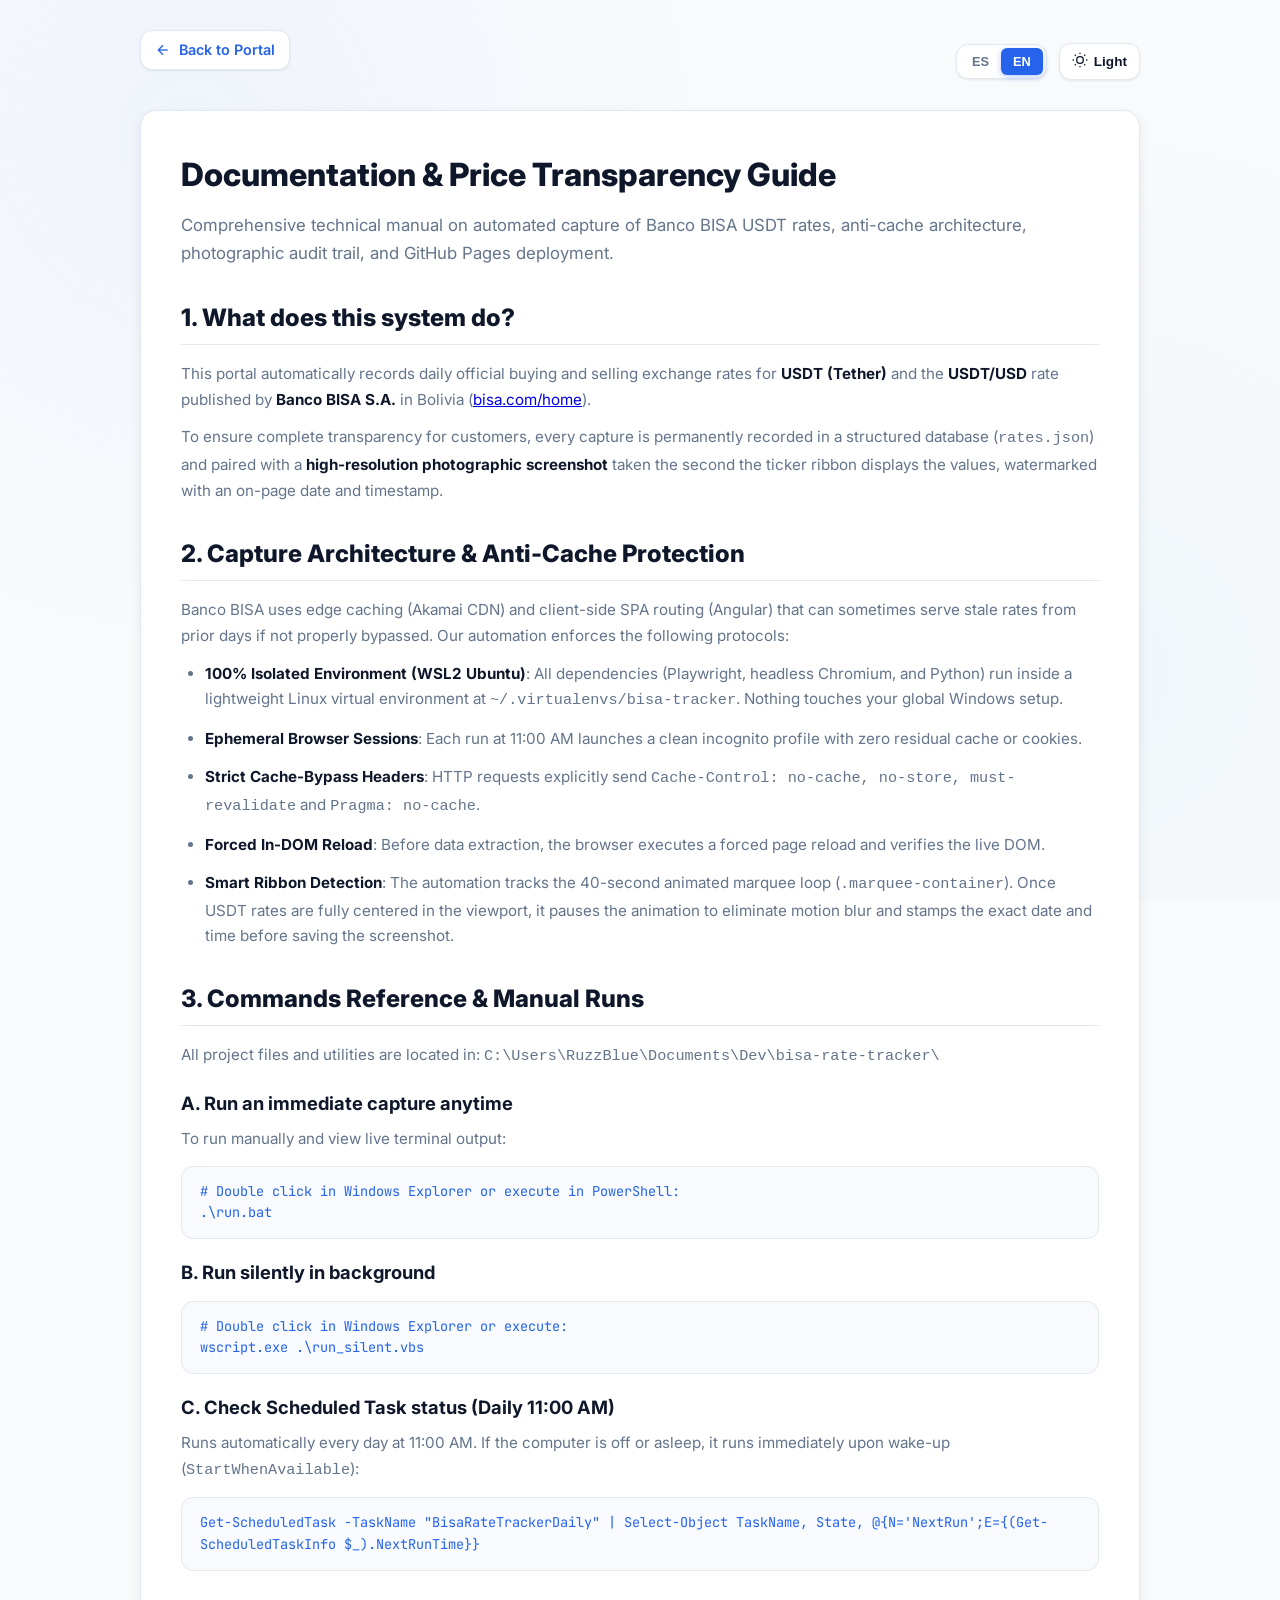
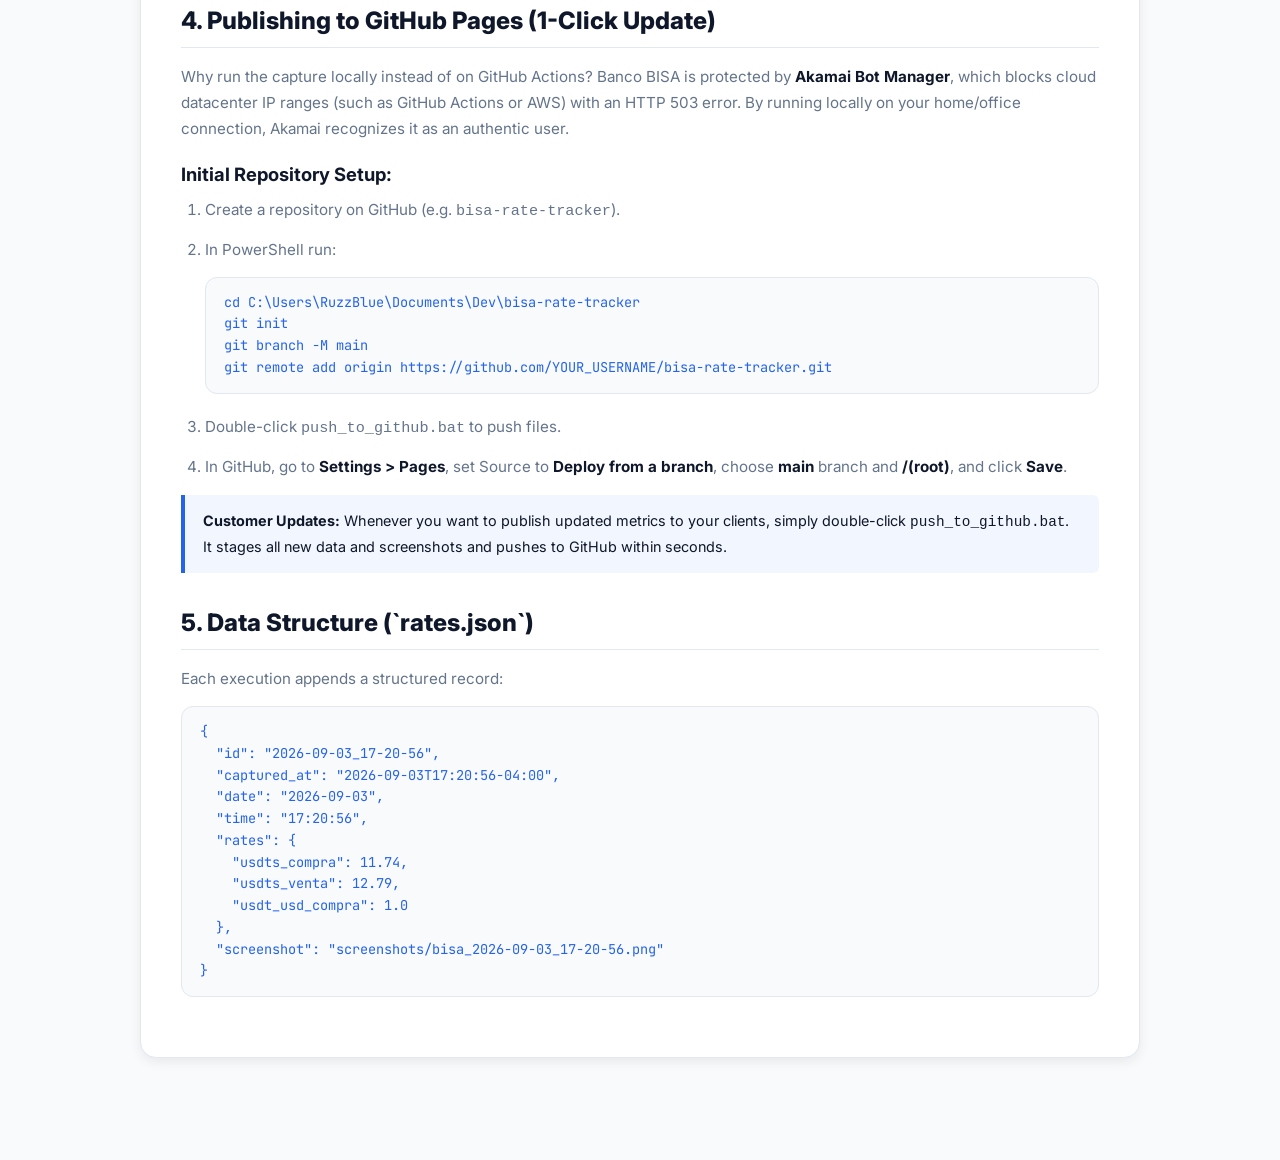
<file: docs.html>
<!DOCTYPE html>
<html lang="es" data-theme="light">
<head>
  <meta charset="UTF-8">
  <meta name="viewport" content="width=device-width, initial-scale=1.0">
  <title>Documentación & Metodología • Banco BISA USDT Capture</title>
  <link rel="preconnect" href="https://fonts.googleapis.com">
  <link rel="preconnect" href="https://fonts.gstatic.com" crossorigin>
  <link href="https://fonts.googleapis.com/css2?family=Inter:wght@400;500;600;700;800&family=JetBrains+Mono:wght@500;600;700&display=swap" rel="stylesheet">
  <link rel="stylesheet" href="styles.css">
  <style>
    .docs-container {
      max-width: 1040px;
      margin: 0 auto;
      padding: 30px 20px 80px;
    }
    .back-btn {
      display: inline-flex;
      align-items: center;
      gap: 8px;
      color: var(--primary);
      text-decoration: none;
      font-weight: 600;
      font-size: 0.9rem;
      margin-bottom: 24px;
      padding: 8px 14px;
      border-radius: var(--radius-md);
      background: var(--bg-surface);
      border: 1px solid var(--border-color);
      box-shadow: var(--shadow-sm);
      transition: all 0.15s ease;
    }
    .back-btn:hover {
      background: var(--bg-card-hover);
      transform: translateX(-2px);
    }
    .doc-article {
      background: var(--bg-surface);
      border: 1px solid var(--border-color);
      border-radius: var(--radius-lg);
      padding: 40px;
      box-shadow: var(--shadow-md);
      margin-bottom: 32px;
    }
    .doc-article h2 {
      font-size: 1.5rem;
      font-weight: 800;
      color: var(--text-main);
      margin: 32px 0 16px;
      padding-bottom: 8px;
      border-bottom: 1px solid var(--border-color);
      display: flex;
      align-items: center;
      gap: 10px;
    }
    .doc-article h2:first-of-type {
      margin-top: 0;
    }
    .doc-article h3 {
      font-size: 1.15rem;
      font-weight: 700;
      color: var(--text-main);
      margin: 20px 0 8px;
    }
    .doc-article p, .doc-article li {
      color: var(--text-muted);
      font-size: 0.95rem;
      line-height: 1.7;
      margin-bottom: 12px;
    }
    .doc-article ul, .doc-article ol {
      padding-left: 24px;
      margin-bottom: 16px;
    }
    .doc-article strong {
      color: var(--text-main);
    }
    .code-box {
      background: var(--bg-base);
      border: 1px solid var(--border-color);
      border-radius: var(--radius-md);
      padding: 14px 18px;
      font-family: var(--font-mono);
      font-size: 0.85rem;
      color: var(--primary);
      overflow-x: auto;
      margin: 14px 0 20px;
      line-height: 1.6;
    }
    [data-theme="dark"] .code-box {
      background: #030712;
      color: #38bdf8;
    }
    .note-box {
      background: rgba(37, 99, 235, 0.06);
      border-left: 4px solid var(--primary);
      border-radius: 0 var(--radius-sm) var(--radius-sm) 0;
      padding: 14px 18px;
      margin: 16px 0;
    }
    .note-box p {
      margin-bottom: 0;
      color: var(--text-main);
      font-size: 0.9rem;
    }
  </style>
</head>
<body>
  <div class="docs-container">
    <!-- Top Nav -->
    <div style="display: flex; justify-content: space-between; align-items: center; margin-bottom: 16px;">
      <a href="index.html" class="back-btn">
        <svg viewBox="0 0 24 24" width="16" height="16" fill="none" stroke="currentColor" stroke-width="2">
          <line x1="19" y1="12" x2="5" y2="12"/><polyline points="12 19 5 12 12 5"/>
        </svg>
        <span id="doc-back-text">Volver al Portal</span>
      </a>

      <div class="header-controls">
        <div class="toggle-btn-group">
          <button class="toggle-option lang-btn active" data-lang="es">ES</button>
          <button class="toggle-option lang-btn" data-lang="en">EN</button>
        </div>
        <button class="theme-btn" id="btn-theme-toggle">
          <span id="theme-toggle-icon"></span>
          <span id="theme-toggle-label">Claro</span>
        </button>
      </div>
    </div>

    <!-- SPANISH CONTENT -->
    <article class="doc-article" id="content-es">
      <h1 style="font-size: 2rem; font-weight: 800; margin-bottom: 12px; color: var(--text-main);">
        Documentación & Guía de Transparencia de Precios
      </h1>
      <p style="font-size: 1.05rem; color: var(--text-muted); margin-bottom: 32px;">
        Manual técnico completo sobre la captura automatizada de tasas USDT de Banco BISA, arquitectura anti-caché, auditoría fotográfica y publicación en GitHub Pages.
      </p>

      <h2>1. ¿Qué hace este sistema?</h2>
      <p>
        Este portal registra diariamente las cotizaciones oficiales de compra y venta de <strong>USDT (Tether)</strong> y la tasa <strong>USDT/USD</strong> publicadas por <strong>Banco BISA S.A.</strong> en Bolivia (<a href="https://www.bisa.com/home" target="_blank" rel="noopener">bisa.com/home</a>).
      </p>
      <p>
        Para garantizar a los clientes una transparencia total, cada captura se almacena en una base de datos histórica inmutable (<code>rates.json</code>) y se acompaña de una <strong>captura de pantalla fotográfica en alta resolución</strong> tomada en el segundo exacto en que la cinta de cotizaciones muestra los valores, con una marca de agua de fecha y hora generada en la página.
      </p>

      <h2>2. Arquitectura de Captura y Protección Anti-Caché</h2>
      <p>
        Banco BISA utiliza sistemas de caché perimetral (CDN Akamai) y enrutamiento SPA (Angular) que en ocasiones pueden retener cotizaciones de días anteriores si no se fuerza una recarga limpia. Nuestra automatización implementa los siguientes protocolos de seguridad:
      </p>
      <ul>
        <li><strong>Entorno 100% Aislado (WSL2 Ubuntu)</strong>: Todas las dependencias (Playwright, Chromium headless y Python) corren dentro de una máquina virtual ligera Linux en <code>~/.virtualenvs/bisa-tracker</code>. Nada se instala de manera global en Windows.</li>
        <li><strong>Perfiles de Navegador Efímeros</strong>: Cada ejecución a las 11:00 AM inicia una instancia limpia e incógnita sin cookies ni caché residual previo.</li>
        <li><strong>Cabeceras de Red Estrictas</strong>: Se envían solicitudes HTTP con <code>Cache-Control: no-cache, no-store, must-revalidate</code> y <code>Pragma: no-cache</code>.</li>
        <li><strong>Recarga Forzada en el DOM</strong>: Antes de extraer los datos, el navegador ejecuta una recarga limpia de la página y valida los componentes en vivo.</li>
        <li><strong>Detección de la Cinta Animada</strong>: El script supervisa el bucle CSS de 40 segundos de la cinta (<code>.marquee-container</code>). Cuando los elementos de USDT entran completamente en el campo de visión, congela la animación para evitar desenfoque por movimiento y estampa la hora y fecha exacta antes de tomar la captura.</li>
      </ul>

      <h2>3. Comandos Útiles y Ejecución Manual</h2>
      <p>Todos los archivos y utilitarios se encuentran en: <code>C:\Users\RuzzBlue\Documents\Dev\bisa-rate-tracker\</code></p>
      
      <h3>A. Ejecutar una captura inmediata en cualquier momento</h3>
      <p>Para ejecutar manualmente y ver la salida en terminal en tiempo real:</p>
      <div class="code-box">
        # Doble clic en Windows Explorer o ejecutar en PowerShell:<br>
        .\run.bat
      </div>

      <h3>B. Ejecutar silenciosamente en segundo plano</h3>
      <div class="code-box">
        # Doble clic en Windows Explorer o ejecutar:<br>
        wscript.exe .\run_silent.vbs
      </div>

      <h3>C. Consultar el estado de la tarea programada (11:00 AM)</h3>
      <p>El sistema se ejecuta automáticamente todos los días a las 11:00 AM. Si la computadora estaba apagada o en suspensión, se ejecutará automáticamente en cuanto se encienda (<code>StartWhenAvailable</code>):</p>
      <div class="code-box">
        Get-ScheduledTask -TaskName "BisaRateTrackerDaily" | Select-Object TaskName, State, @{N='NextRun';E={(Get-ScheduledTaskInfo $_).NextRunTime}}
      </div>

      <h2>4. Publicación en GitHub Pages (Actualización en 1 Clic)</h2>
      <p>
        ¿Por qué ejecutamos la captura en tu equipo en lugar de GitHub Actions? Porque Banco BISA cuenta con <strong>Akamai Bot Manager</strong>, el cual bloquea con código HTTP 503 las direcciones IP de servidores en la nube (como GitHub Actions o AWS). Al correr localmente en tu conexión de internet, Akamai lo reconoce como un usuario legítimo al 100%.
      </p>
      
      <h3>Pasos para vincular tu repositorio por primera vez:</h3>
      <ol>
        <li>Crea un repositorio en GitHub (ej. <code>bisa-rate-tracker</code>).</li>
        <li>En PowerShell ejecuta:
          <div class="code-box">
            cd C:\Users\RuzzBlue\Documents\Dev\bisa-rate-tracker<br>
            git init<br>
            git branch -M main<br>
            git remote add origin https://github.com/TU_USUARIO/bisa-rate-tracker.git
          </div>
        </li>
        <li>Haz doble clic en <code>push_to_github.bat</code> para subir los archivos.</li>
        <li>En GitHub, ve a <strong>Settings > Pages</strong>, elige como origen <strong>Deploy from a branch</strong>, selecciona la rama <strong>main</strong> y carpeta <strong>/(root)</strong>, y haz clic en <strong>Save</strong>.</li>
      </ol>

      <div class="note-box">
        <p><strong>Actualización para tus clientes:</strong> Cada vez que desees que tus clientes vean las métricas actualizadas, simplemente haz doble clic en <code>push_to_github.bat</code>. El script empaquetará todas las nuevas capturas y datos, los subirá a GitHub y el sitio se actualizará en minutos.</p>
      </div>

      <h2>5. Estructura de Datos (`rates.json`)</h2>
      <p>Cada captura añade un objeto con formato JSON:</p>
      <div class="code-box">
{<br>
&nbsp;&nbsp;"id": "2026-09-03_17-20-56",<br>
&nbsp;&nbsp;"captured_at": "2026-09-03T17:20:56-04:00",<br>
&nbsp;&nbsp;"date": "2026-09-03",<br>
&nbsp;&nbsp;"time": "17:20:56",<br>
&nbsp;&nbsp;"rates": {<br>
&nbsp;&nbsp;&nbsp;&nbsp;"usdts_compra": 11.74,<br>
&nbsp;&nbsp;&nbsp;&nbsp;"usdts_venta": 12.79,<br>
&nbsp;&nbsp;&nbsp;&nbsp;"usdt_usd_compra": 1.0<br>
&nbsp;&nbsp;},<br>
&nbsp;&nbsp;"screenshot": "screenshots/bisa_2026-09-03_17-20-56.png"<br>
}
      </div>
    </article>

    <!-- ENGLISH CONTENT -->
    <article class="doc-article" id="content-en" style="display: none;">
      <h1 style="font-size: 2rem; font-weight: 800; margin-bottom: 12px; color: var(--text-main);">
        Documentation & Price Transparency Guide
      </h1>
      <p style="font-size: 1.05rem; color: var(--text-muted); margin-bottom: 32px;">
        Comprehensive technical manual on automated capture of Banco BISA USDT rates, anti-cache architecture, photographic audit trail, and GitHub Pages deployment.
      </p>

      <h2>1. What does this system do?</h2>
      <p>
        This portal automatically records daily official buying and selling exchange rates for <strong>USDT (Tether)</strong> and the <strong>USDT/USD</strong> rate published by <strong>Banco BISA S.A.</strong> in Bolivia (<a href="https://www.bisa.com/home" target="_blank" rel="noopener">bisa.com/home</a>).
      </p>
      <p>
        To ensure complete transparency for customers, every capture is permanently recorded in a structured database (<code>rates.json</code>) and paired with a <strong>high-resolution photographic screenshot</strong> taken the second the ticker ribbon displays the values, watermarked with an on-page date and timestamp.
      </p>

      <h2>2. Capture Architecture & Anti-Cache Protection</h2>
      <p>
        Banco BISA uses edge caching (Akamai CDN) and client-side SPA routing (Angular) that can sometimes serve stale rates from prior days if not properly bypassed. Our automation enforces the following protocols:
      </p>
      <ul>
        <li><strong>100% Isolated Environment (WSL2 Ubuntu)</strong>: All dependencies (Playwright, headless Chromium, and Python) run inside a lightweight Linux virtual environment at <code>~/.virtualenvs/bisa-tracker</code>. Nothing touches your global Windows setup.</li>
        <li><strong>Ephemeral Browser Sessions</strong>: Each run at 11:00 AM launches a clean incognito profile with zero residual cache or cookies.</li>
        <li><strong>Strict Cache-Bypass Headers</strong>: HTTP requests explicitly send <code>Cache-Control: no-cache, no-store, must-revalidate</code> and <code>Pragma: no-cache</code>.</li>
        <li><strong>Forced In-DOM Reload</strong>: Before data extraction, the browser executes a forced page reload and verifies the live DOM.</li>
        <li><strong>Smart Ribbon Detection</strong>: The automation tracks the 40-second animated marquee loop (<code>.marquee-container</code>). Once USDT rates are fully centered in the viewport, it pauses the animation to eliminate motion blur and stamps the exact date and time before saving the screenshot.</li>
      </ul>

      <h2>3. Commands Reference & Manual Runs</h2>
      <p>All project files and utilities are located in: <code>C:\Users\RuzzBlue\Documents\Dev\bisa-rate-tracker\</code></p>
      
      <h3>A. Run an immediate capture anytime</h3>
      <p>To run manually and view live terminal output:</p>
      <div class="code-box">
        # Double click in Windows Explorer or execute in PowerShell:<br>
        .\run.bat
      </div>

      <h3>B. Run silently in background</h3>
      <div class="code-box">
        # Double click in Windows Explorer or execute:<br>
        wscript.exe .\run_silent.vbs
      </div>

      <h3>C. Check Scheduled Task status (Daily 11:00 AM)</h3>
      <p>Runs automatically every day at 11:00 AM. If the computer is off or asleep, it runs immediately upon wake-up (<code>StartWhenAvailable</code>):</p>
      <div class="code-box">
        Get-ScheduledTask -TaskName "BisaRateTrackerDaily" | Select-Object TaskName, State, @{N='NextRun';E={(Get-ScheduledTaskInfo $_).NextRunTime}}
      </div>

      <h2>4. Publishing to GitHub Pages (1-Click Update)</h2>
      <p>
        Why run the capture locally instead of on GitHub Actions? Banco BISA is protected by <strong>Akamai Bot Manager</strong>, which blocks cloud datacenter IP ranges (such as GitHub Actions or AWS) with an HTTP 503 error. By running locally on your home/office connection, Akamai recognizes it as an authentic user.
      </p>
      
      <h3>Initial Repository Setup:</h3>
      <ol>
        <li>Create a repository on GitHub (e.g. <code>bisa-rate-tracker</code>).</li>
        <li>In PowerShell run:
          <div class="code-box">
            cd C:\Users\RuzzBlue\Documents\Dev\bisa-rate-tracker<br>
            git init<br>
            git branch -M main<br>
            git remote add origin https://github.com/YOUR_USERNAME/bisa-rate-tracker.git
          </div>
        </li>
        <li>Double-click <code>push_to_github.bat</code> to push files.</li>
        <li>In GitHub, go to <strong>Settings > Pages</strong>, set Source to <strong>Deploy from a branch</strong>, choose <strong>main</strong> branch and <strong>/(root)</strong>, and click <strong>Save</strong>.</li>
      </ol>

      <div class="note-box">
        <p><strong>Customer Updates:</strong> Whenever you want to publish updated metrics to your clients, simply double-click <code>push_to_github.bat</code>. It stages all new data and screenshots and pushes to GitHub within seconds.</p>
      </div>

      <h2>5. Data Structure (`rates.json`)</h2>
      <p>Each execution appends a structured record:</p>
      <div class="code-box">
{<br>
&nbsp;&nbsp;"id": "2026-09-03_17-20-56",<br>
&nbsp;&nbsp;"captured_at": "2026-09-03T17:20:56-04:00",<br>
&nbsp;&nbsp;"date": "2026-09-03",<br>
&nbsp;&nbsp;"time": "17:20:56",<br>
&nbsp;&nbsp;"rates": {<br>
&nbsp;&nbsp;&nbsp;&nbsp;"usdts_compra": 11.74,<br>
&nbsp;&nbsp;&nbsp;&nbsp;"usdts_venta": 12.79,<br>
&nbsp;&nbsp;&nbsp;&nbsp;"usdt_usd_compra": 1.0<br>
&nbsp;&nbsp;},<br>
&nbsp;&nbsp;"screenshot": "screenshots/bisa_2026-09-03_17-20-56.png"<br>
}
      </div>
    </article>
  </div>

  <script>
    // Theme & Language synchronization with main dashboard
    let docLang = localStorage.getItem('bisa_lang') || (navigator.language?.startsWith('es') ? 'es' : 'en');
    let docTheme = localStorage.getItem('bisa_theme') || 'light';

    function applyDocTheme() {
      document.documentElement.setAttribute('data-theme', docTheme);
      const label = document.getElementById('theme-toggle-label');
      const icon = document.getElementById('theme-toggle-icon');
      if (label) label.textContent = (docTheme === 'light') ? (docLang === 'es' ? 'Claro' : 'Light') : (docLang === 'es' ? 'Oscuro' : 'Dark');
      if (icon) {
        if (docTheme === 'light') {
          icon.innerHTML = `<svg viewBox="0 0 24 24" width="16" height="16" fill="none" stroke="currentColor" stroke-width="2"><circle cx="12" cy="12" r="5"/><line x1="12" y1="1" x2="12" y2="3"/><line x1="12" y1="21" x2="12" y2="23"/><line x1="4.22" y1="4.22" x2="5.64" y2="5.64"/><line x1="18.36" y1="18.36" x2="19.78" y2="19.78"/><line x1="1" y1="12" x2="3" y2="12"/><line x1="21" y1="12" x2="23" y2="12"/><line x1="4.22" y1="19.78" x2="5.64" y2="18.36"/><line x1="18.36" y1="5.64" x2="19.78" y2="4.22"/></svg>`;
        } else {
          icon.innerHTML = `<svg viewBox="0 0 24 24" width="16" height="16" fill="none" stroke="currentColor" stroke-width="2"><path d="M21 12.79A9 9 0 1 1 11.21 3 7 7 0 0 0 21 12.79z"/></svg>`;
        }
      }
    }

    function applyDocLang() {
      document.getElementById('content-es').style.display = (docLang === 'es') ? 'block' : 'none';
      document.getElementById('content-en').style.display = (docLang === 'en') ? 'block' : 'none';
      document.getElementById('doc-back-text').textContent = (docLang === 'es') ? 'Volver al Portal' : 'Back to Portal';
      document.querySelectorAll('.lang-btn').forEach(btn => {
        btn.classList.toggle('active', btn.dataset.lang === docLang);
      });
      applyDocTheme();
    }

    document.getElementById('btn-theme-toggle')?.addEventListener('click', () => {
      docTheme = (docTheme === 'light') ? 'dark' : 'light';
      localStorage.setItem('bisa_theme', docTheme);
      applyDocTheme();
    });

    document.querySelectorAll('.lang-btn').forEach(btn => {
      btn.addEventListener('click', (e) => {
        docLang = e.currentTarget.dataset.lang;
        localStorage.setItem('bisa_lang', docLang);
        applyDocLang();
      });
    });

    applyDocLang();
  </script>
</body>
</html>
</file>
<file: styles.css>
:root, [data-theme="light"] {
  --bg-base: #f8fafc;
  --bg-surface: #ffffff;
  --bg-card: #ffffff;
  --bg-card-hover: #f1f5f9;
  --border-color: #e2e8f0;
  --border-focus: #2563eb;
  
  --text-main: #0f172a;
  --text-muted: #64748b;
  --text-dim: #94a3b8;
  
  --primary: #2563eb;
  --primary-glow: rgba(37, 99, 235, 0.15);
  --accent-cyan: #0284c7;
  --accent-emerald: #059669;
  --accent-emerald-bg: rgba(5, 150, 105, 0.1);
  --accent-rose: #e11d48;
  --accent-rose-bg: rgba(225, 29, 72, 0.1);
  --accent-amber: #d97706;
  --accent-purple: #7c3aed;

  --chart-grid: rgba(0, 0, 0, 0.05);
  --chart-tooltip-bg: rgba(15, 23, 42, 0.95);
  --chart-tooltip-text: #ffffff;

  --font-sans: 'Inter', -apple-system, BlinkMacSystemFont, 'Segoe UI', Roboto, sans-serif;
  --font-mono: 'JetBrains Mono', 'Fira Code', 'Consolas', monospace;
  
  --radius-sm: 6px;
  --radius-md: 12px;
  --radius-lg: 16px;
  --shadow-sm: 0 1px 3px rgba(0, 0, 0, 0.05), 0 1px 2px rgba(0, 0, 0, 0.03);
  --shadow-md: 0 4px 12px rgba(0, 0, 0, 0.07);
  --shadow-lg: 0 10px 25px rgba(0, 0, 0, 0.1);
}

[data-theme="dark"] {
  --bg-base: #0a0f1d;
  --bg-surface: #111827;
  --bg-card: rgba(17, 24, 39, 0.85);
  --bg-card-hover: #1f2937;
  --border-color: rgba(255, 255, 255, 0.08);
  --border-focus: #3b82f6;
  
  --text-main: #f3f4f6;
  --text-muted: #9ca3af;
  --text-dim: #6b7280;
  
  --primary: #3b82f6;
  --primary-glow: rgba(59, 130, 246, 0.25);
  --accent-cyan: #06b6d4;
  --accent-emerald: #10b981;
  --accent-emerald-bg: rgba(16, 185, 129, 0.12);
  --accent-rose: #f43f5e;
  --accent-rose-bg: rgba(244, 63, 94, 0.12);
  --accent-amber: #f59e0b;
  --accent-purple: #8b5cf6;

  --chart-grid: rgba(255, 255, 255, 0.05);
  --chart-tooltip-bg: rgba(10, 15, 29, 0.95);
  --chart-tooltip-text: #ffffff;

  --shadow-sm: 0 2px 8px rgba(0, 0, 0, 0.3);
  --shadow-md: 0 6px 16px rgba(0, 0, 0, 0.4);
  --shadow-lg: 0 10px 30px rgba(0, 0, 0, 0.5);
}

* {
  box-sizing: border-box;
  margin: 0;
  padding: 0;
}

body {
  background-color: var(--bg-base);
  color: var(--text-main);
  font-family: var(--font-sans);
  line-height: 1.5;
  min-height: 100vh;
  display: flex;
  flex-direction: column;
  transition: background-color 0.25s ease, color 0.25s ease;
}

[data-theme="dark"] body {
  background-image: 
    radial-gradient(circle at 15% 15%, rgba(59, 130, 246, 0.08) 0%, transparent 40%),
    radial-gradient(circle at 85% 75%, rgba(6, 182, 212, 0.06) 0%, transparent 45%);
  background-attachment: fixed;
}

[data-theme="light"] body {
  background-image: 
    radial-gradient(circle at 15% 15%, rgba(37, 99, 235, 0.04) 0%, transparent 40%),
    radial-gradient(circle at 85% 75%, rgba(2, 132, 199, 0.03) 0%, transparent 45%);
  background-attachment: fixed;
}

.container {
  width: 100%;
  max-width: 1380px;
  margin: 0 auto;
  padding: 24px 20px 60px;
}

/* Header */
.app-header {
  display: flex;
  justify-content: space-between;
  align-items: center;
  flex-wrap: wrap;
  gap: 16px;
  padding-bottom: 24px;
  border-bottom: 1px solid var(--border-color);
  margin-bottom: 28px;
}

.brand-wrapper {
  display: flex;
  align-items: center;
  gap: 16px;
}

.brand-icon {
  width: 48px;
  height: 48px;
  background: linear-gradient(135deg, #2563eb, #0284c7);
  border-radius: var(--radius-md);
  display: flex;
  align-items: center;
  justify-content: center;
  box-shadow: 0 4px 14px var(--primary-glow);
  flex-shrink: 0;
}

.brand-icon svg {
  width: 28px;
  height: 28px;
  fill: none;
  stroke: #ffffff;
  stroke-width: 2;
}

.brand-text h1 {
  font-size: 1.5rem;
  font-weight: 800;
  letter-spacing: -0.02em;
  color: var(--text-main);
}

[data-theme="dark"] .brand-text h1 {
  background: linear-gradient(to right, #ffffff, #93c5fd);
  -webkit-background-clip: text;
  -webkit-text-fill-color: transparent;
}

.brand-text p {
  font-size: 0.875rem;
  color: var(--text-muted);
}

.header-controls {
  display: flex;
  align-items: center;
  gap: 12px;
  flex-wrap: wrap;
}

/* Toggle Buttons (Theme & Language) */
.toggle-btn-group {
  display: inline-flex;
  background: var(--bg-surface);
  border: 1px solid var(--border-color);
  border-radius: var(--radius-md);
  padding: 3px;
  box-shadow: var(--shadow-sm);
}

.toggle-option {
  background: transparent;
  border: none;
  color: var(--text-muted);
  font-size: 0.8rem;
  font-weight: 600;
  padding: 6px 12px;
  border-radius: var(--radius-sm);
  cursor: pointer;
  transition: all 0.15s ease;
  display: inline-flex;
  align-items: center;
  gap: 6px;
}

.toggle-option.active {
  background: var(--primary);
  color: #ffffff;
  box-shadow: 0 2px 6px rgba(37, 99, 235, 0.3);
}

.theme-btn {
  background: var(--bg-surface);
  border: 1px solid var(--border-color);
  color: var(--text-main);
  padding: 8px 12px;
  border-radius: var(--radius-md);
  font-size: 0.85rem;
  font-weight: 600;
  cursor: pointer;
  display: inline-flex;
  align-items: center;
  gap: 6px;
  box-shadow: var(--shadow-sm);
  transition: all 0.2s ease;
}

.theme-btn:hover {
  background: var(--bg-card-hover);
  border-color: var(--primary);
}

.theme-btn svg {
  width: 16px;
  height: 16px;
}

.header-status-badge {
  display: flex;
  align-items: center;
  gap: 10px;
  background: var(--bg-surface);
  border: 1px solid var(--border-color);
  padding: 8px 16px;
  border-radius: 9999px;
  box-shadow: var(--shadow-sm);
}

.pulse-dot {
  width: 10px;
  height: 10px;
  background-color: var(--accent-emerald);
  border-radius: 50%;
  box-shadow: 0 0 8px var(--accent-emerald);
  animation: pulse 2s infinite;
  flex-shrink: 0;
}

@keyframes pulse {
  0% { transform: scale(0.95); box-shadow: 0 0 0 0 rgba(16, 185, 129, 0.7); }
  70% { transform: scale(1); box-shadow: 0 0 0 8px rgba(16, 185, 129, 0); }
  100% { transform: scale(0.95); box-shadow: 0 0 0 0 rgba(16, 185, 129, 0); }
}

.status-info {
  display: flex;
  flex-direction: column;
}

.status-info .status-title {
  font-size: 0.8rem;
  font-weight: 600;
  color: var(--accent-emerald);
  display: flex;
  align-items: center;
  gap: 6px;
}

.status-info .status-time {
  font-size: 0.75rem;
  color: var(--text-muted);
}

/* KPI Cards Grid */
.kpi-grid {
  display: grid;
  grid-template-columns: repeat(auto-fit, minmax(240px, 1fr));
  gap: 20px;
  margin-bottom: 32px;
}

.kpi-card {
  background: var(--bg-card);
  border: 1px solid var(--border-color);
  border-radius: var(--radius-md);
  padding: 20px;
  position: relative;
  overflow: hidden;
  box-shadow: var(--shadow-sm);
  transition: transform 0.2s ease, border-color 0.2s ease, box-shadow 0.2s ease;
}

.kpi-card:hover {
  transform: translateY(-2px);
  border-color: var(--primary);
  box-shadow: var(--shadow-md);
}

.kpi-card::before {
  content: '';
  position: absolute;
  top: 0;
  left: 0;
  width: 100%;
  height: 3px;
  background: linear-gradient(90deg, transparent, var(--primary), transparent);
  opacity: 0.7;
}

.kpi-card.accent-emerald::before {
  background: linear-gradient(90deg, transparent, var(--accent-emerald), transparent);
}
.kpi-card.accent-cyan::before {
  background: linear-gradient(90deg, transparent, var(--accent-cyan), transparent);
}
.kpi-card.accent-purple::before {
  background: linear-gradient(90deg, transparent, var(--accent-purple), transparent);
}

.kpi-header {
  display: flex;
  justify-content: space-between;
  align-items: center;
  margin-bottom: 12px;
}

.kpi-title {
  font-size: 0.825rem;
  font-weight: 700;
  text-transform: uppercase;
  letter-spacing: 0.05em;
  color: var(--text-muted);
}

.kpi-tag {
  font-size: 0.7rem;
  font-weight: 600;
  padding: 2px 8px;
  border-radius: var(--radius-sm);
  background: var(--bg-card-hover);
  color: var(--text-muted);
  border: 1px solid var(--border-color);
}

.kpi-value-row {
  display: flex;
  align-items: baseline;
  gap: 8px;
  margin-bottom: 8px;
}

.kpi-value {
  font-size: 2.1rem;
  font-weight: 800;
  font-family: var(--font-mono);
  color: var(--text-main);
  letter-spacing: -0.02em;
}

.kpi-unit {
  font-size: 0.95rem;
  color: var(--text-muted);
  font-weight: 600;
}

.kpi-meta {
  display: flex;
  align-items: center;
  gap: 8px;
  font-size: 0.8rem;
}

.badge {
  display: inline-flex;
  align-items: center;
  gap: 4px;
  padding: 2px 8px;
  border-radius: var(--radius-sm);
  font-weight: 600;
  font-size: 0.75rem;
}

.badge-up {
  background: var(--accent-emerald-bg);
  color: var(--accent-emerald);
  border: 1px solid rgba(5, 150, 105, 0.2);
}

.badge-down {
  background: var(--accent-rose-bg);
  color: var(--accent-rose);
  border: 1px solid rgba(225, 29, 72, 0.2);
}

.badge-neutral {
  background: var(--bg-card-hover);
  color: var(--text-muted);
  border: 1px solid var(--border-color);
}

/* Tabs Navigation */
.tabs-container {
  background: var(--bg-surface);
  border: 1px solid var(--border-color);
  border-radius: var(--radius-lg);
  overflow: hidden;
  box-shadow: var(--shadow-md);
  margin-bottom: 32px;
}

.tabs-nav {
  display: flex;
  background: var(--bg-base);
  border-bottom: 1px solid var(--border-color);
  padding: 8px 12px 0;
  gap: 8px;
  overflow-x: auto;
}

.tab-btn {
  display: flex;
  align-items: center;
  gap: 8px;
  padding: 12px 24px;
  background: transparent;
  border: none;
  border-bottom: 3px solid transparent;
  color: var(--text-muted);
  font-size: 0.925rem;
  font-weight: 600;
  cursor: pointer;
  transition: all 0.2s ease;
  white-space: nowrap;
}

.tab-btn:hover {
  color: var(--text-main);
}

.tab-btn.active {
  color: var(--primary);
  border-bottom-color: var(--primary);
  background: var(--bg-surface);
  border-radius: var(--radius-sm) var(--radius-sm) 0 0;
}

.tab-btn svg {
  width: 18px;
  height: 18px;
}

.tab-content {
  display: none;
  padding: 28px;
}

.tab-content.active {
  display: block;
  animation: fadeIn 0.2s ease;
}

@keyframes fadeIn {
  from { opacity: 0; transform: translateY(3px); }
  to { opacity: 1; transform: translateY(0); }
}

/* Toolbar & Filters */
.toolbar-row {
  display: flex;
  justify-content: space-between;
  align-items: center;
  flex-wrap: wrap;
  gap: 16px;
  margin-bottom: 24px;
}

.filter-group {
  display: flex;
  align-items: center;
  gap: 10px;
  flex-wrap: wrap;
}

.btn-pill-group {
  display: inline-flex;
  background: var(--bg-base);
  border: 1px solid var(--border-color);
  border-radius: var(--radius-md);
  padding: 3px;
}

.btn-pill {
  background: transparent;
  border: none;
  color: var(--text-muted);
  font-size: 0.8rem;
  font-weight: 600;
  padding: 6px 14px;
  border-radius: var(--radius-sm);
  cursor: pointer;
  transition: all 0.15s ease;
}

.btn-pill:hover {
  color: var(--text-main);
}

.btn-pill.active {
  background: var(--primary);
  color: #ffffff;
  box-shadow: 0 2px 6px rgba(37, 99, 235, 0.3);
}

.btn-action {
  display: inline-flex;
  align-items: center;
  gap: 6px;
  background: var(--bg-surface);
  border: 1px solid var(--border-color);
  color: var(--text-main);
  padding: 8px 14px;
  border-radius: var(--radius-md);
  font-size: 0.825rem;
  font-weight: 600;
  cursor: pointer;
  box-shadow: var(--shadow-sm);
  transition: all 0.15s ease;
}

.btn-action:hover {
  background: var(--bg-card-hover);
  border-color: var(--primary);
  transform: translateY(-1px);
}

.btn-action svg {
  width: 16px;
  height: 16px;
}

.series-toggles {
  display: flex;
  align-items: center;
  gap: 16px;
  flex-wrap: wrap;
  padding: 12px 18px;
  background: var(--bg-base);
  border: 1px solid var(--border-color);
  border-radius: var(--radius-md);
  margin-bottom: 20px;
}

.toggle-label {
  display: inline-flex;
  align-items: center;
  gap: 8px;
  font-size: 0.85rem;
  font-weight: 500;
  color: var(--text-main);
  cursor: pointer;
  user-select: none;
}

.toggle-color-indicator {
  width: 10px;
  height: 10px;
  border-radius: 50%;
  display: inline-block;
}

/* Chart Canvas Wrapper */
.chart-wrapper {
  position: relative;
  width: 100%;
  height: 480px;
  background: var(--bg-base);
  border: 1px solid var(--border-color);
  border-radius: var(--radius-md);
  padding: 16px;
}

/* Table View */
.table-filter-bar {
  display: flex;
  justify-content: space-between;
  align-items: center;
  flex-wrap: wrap;
  gap: 12px;
  margin-bottom: 20px;
}

.search-input-wrapper {
  position: relative;
  min-width: 280px;
}

.search-input-wrapper input {
  width: 100%;
  background: var(--bg-base);
  border: 1px solid var(--border-color);
  border-radius: var(--radius-md);
  padding: 9px 12px 9px 38px;
  color: var(--text-main);
  font-size: 0.875rem;
  outline: none;
  transition: border-color 0.2s ease, box-shadow 0.2s ease;
}

.search-input-wrapper input:focus {
  border-color: var(--primary);
  box-shadow: 0 0 0 3px var(--primary-glow);
}

.search-input-wrapper svg {
  position: absolute;
  left: 12px;
  top: 50%;
  transform: translateY(-50%);
  width: 16px;
  height: 16px;
  color: var(--text-dim);
}

.table-container {
  overflow-x: auto;
  border: 1px solid var(--border-color);
  border-radius: var(--radius-md);
  background: var(--bg-surface);
}

.data-table {
  width: 100%;
  border-collapse: collapse;
  text-align: left;
  font-size: 0.875rem;
}

.data-table th {
  background: var(--bg-base);
  color: var(--text-muted);
  font-weight: 600;
  text-transform: uppercase;
  font-size: 0.75rem;
  letter-spacing: 0.04em;
  padding: 14px 16px;
  border-bottom: 1px solid var(--border-color);
  white-space: nowrap;
}

.data-table td {
  padding: 14px 16px;
  border-bottom: 1px solid var(--border-color);
  color: var(--text-main);
  white-space: nowrap;
}

.data-table tbody tr:hover {
  background: var(--bg-card-hover);
}

.mono-num {
  font-family: var(--font-mono);
  font-weight: 600;
}

.btn-proof {
  display: inline-flex;
  align-items: center;
  gap: 6px;
  background: var(--accent-cyan);
  color: #ffffff;
  border: none;
  padding: 6px 12px;
  border-radius: var(--radius-sm);
  font-size: 0.775rem;
  font-weight: 600;
  cursor: pointer;
  box-shadow: 0 1px 3px rgba(0, 0, 0, 0.1);
  transition: all 0.15s ease;
}

.btn-proof:hover {
  opacity: 0.9;
  transform: translateY(-1px);
}

/* Bottom Documentation Callout Bar */
.bottom-doc-bar {
  display: flex;
  align-items: center;
  justify-content: space-between;
  flex-wrap: wrap;
  gap: 16px;
  background: var(--bg-surface);
  border: 1px solid var(--border-color);
  border-radius: var(--radius-md);
  padding: 18px 24px;
  box-shadow: var(--shadow-sm);
  margin-bottom: 24px;
}

.bottom-doc-info {
  display: flex;
  align-items: center;
  gap: 12px;
}

.bottom-doc-info svg {
  width: 24px;
  height: 24px;
  color: var(--primary);
  flex-shrink: 0;
}

.bottom-doc-info h3 {
  font-size: 0.95rem;
  font-weight: 700;
  color: var(--text-main);
}

.bottom-doc-info p {
  font-size: 0.825rem;
  color: var(--text-muted);
}

.doc-link-btn {
  display: inline-flex;
  align-items: center;
  gap: 8px;
  background: var(--primary);
  color: #ffffff;
  text-decoration: none;
  padding: 10px 18px;
  border-radius: var(--radius-md);
  font-size: 0.85rem;
  font-weight: 600;
  box-shadow: 0 2px 8px rgba(37, 99, 235, 0.25);
  transition: all 0.15s ease;
}

.doc-link-btn:hover {
  opacity: 0.95;
  transform: translateY(-1px);
}

/* Modal Lightbox */
.modal-overlay {
  display: none;
  position: fixed;
  inset: 0;
  background: rgba(0, 0, 0, 0.8);
  backdrop-filter: blur(6px);
  z-index: 10000;
  align-items: center;
  justify-content: center;
  padding: 24px;
}

.modal-overlay.active {
  display: flex;
  animation: fadeIn 0.2s ease;
}

.modal-container {
  background: var(--bg-surface);
  border: 1px solid var(--border-color);
  border-radius: var(--radius-lg);
  max-width: 1100px;
  width: 100%;
  max-height: 90vh;
  display: flex;
  flex-direction: column;
  overflow: hidden;
  box-shadow: var(--shadow-lg);
}

.modal-header {
  display: flex;
  justify-content: space-between;
  align-items: center;
  padding: 16px 20px;
  border-bottom: 1px solid var(--border-color);
  background: var(--bg-base);
}

.modal-header h3 {
  font-size: 1.1rem;
  font-weight: 700;
  color: var(--text-main);
}

.modal-close {
  background: transparent;
  border: none;
  color: var(--text-muted);
  cursor: pointer;
  padding: 6px;
  border-radius: var(--radius-sm);
}

.modal-close:hover {
  color: var(--text-main);
  background: var(--bg-card-hover);
}

.modal-body {
  padding: 20px;
  overflow-y: auto;
  display: flex;
  flex-direction: column;
  align-items: center;
  background: #000000;
}

.modal-body img {
  max-width: 100%;
  height: auto;
  border-radius: var(--radius-sm);
  border: 1px solid rgba(255, 255, 255, 0.1);
  box-shadow: 0 4px 20px rgba(0, 0, 0, 0.6);
}

.modal-footer {
  display: flex;
  justify-content: space-between;
  align-items: center;
  padding: 14px 20px;
  border-top: 1px solid var(--border-color);
  background: var(--bg-base);
}

/* Footer */
.app-footer {
  text-align: center;
  padding-top: 16px;
  font-size: 0.825rem;
  color: var(--text-dim);
}

.app-footer a {
  color: var(--text-muted);
  text-decoration: underline;
}

.app-footer a:hover {
  color: var(--primary);
}

@media (max-width: 768px) {
  .app-header {
    flex-direction: column;
    align-items: flex-start;
  }
  .toolbar-row {
    flex-direction: column;
    align-items: flex-start;
  }
  .chart-wrapper {
    height: 340px;
  }
  .bottom-doc-bar {
    flex-direction: column;
    align-items: flex-start;
  }
}
</file>
